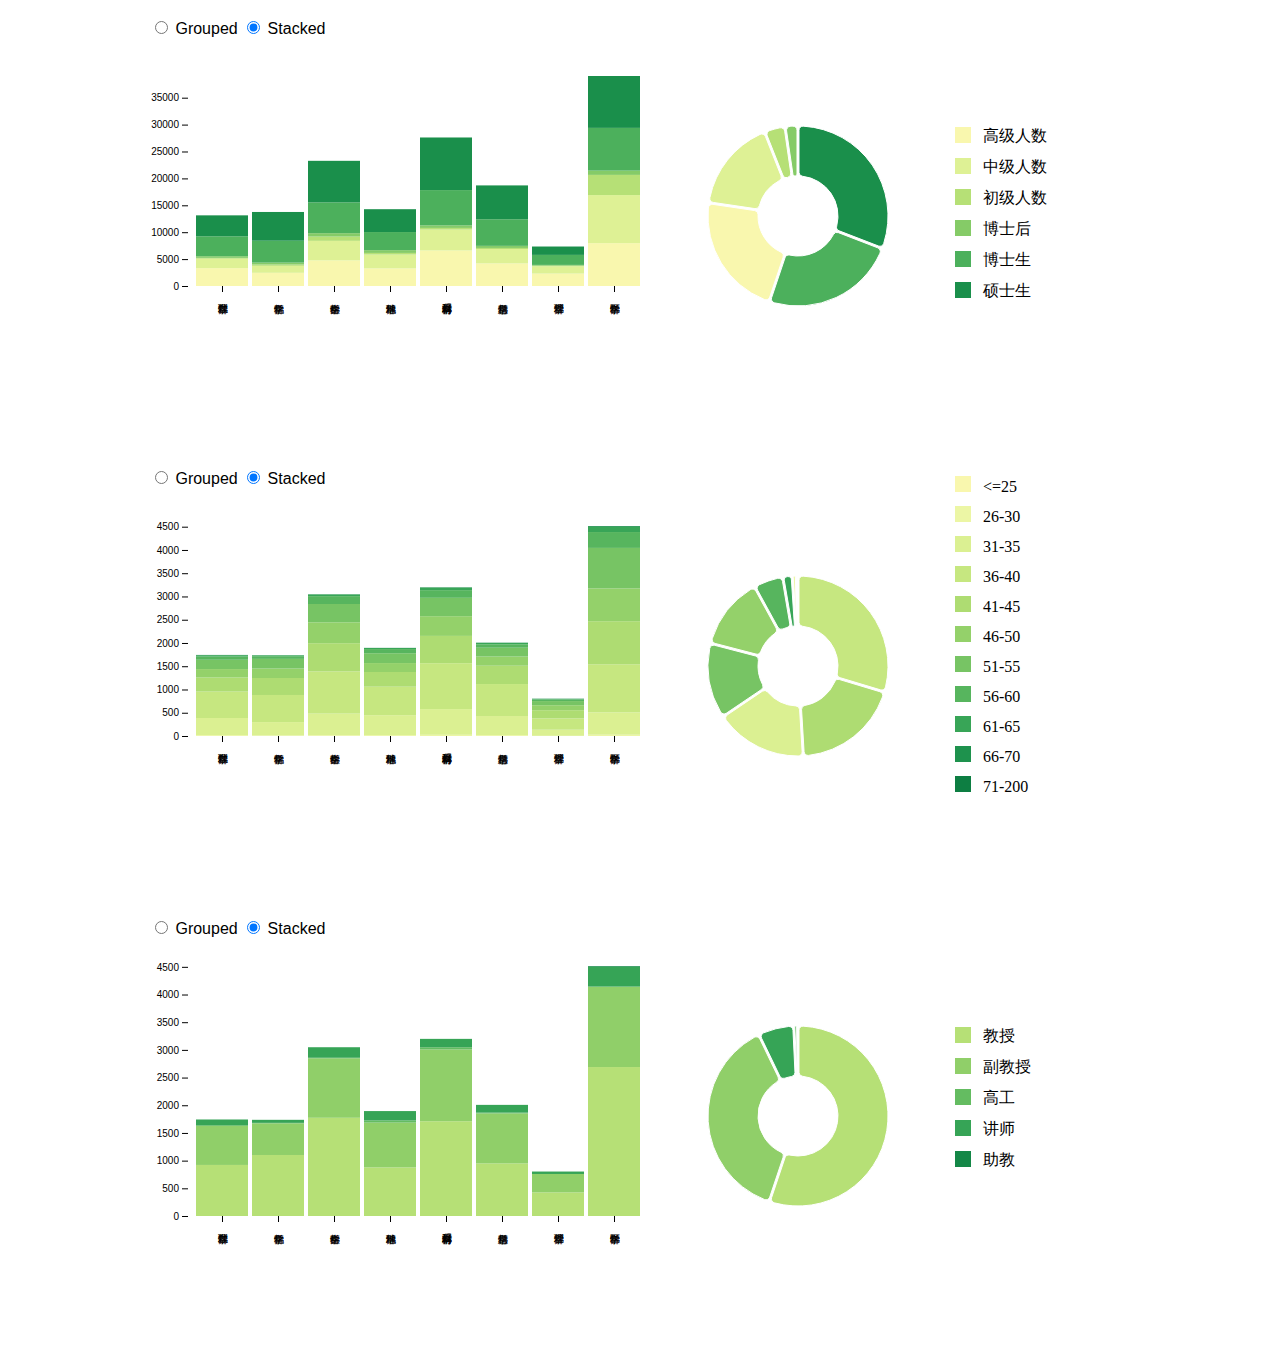
<file: index.html>
<html>
<head>

</head>
<body>
<div align="center">
<iframe src="table12.html"  width="1000" height="450" frameborder="0"></iframe>
<iframe src="table11.html"  width="1000" height="450" frameborder="0"></iframe>
<iframe src="table10.html"  width="1000" height="450" frameborder="0"></iframe>
</div>
</body>
</html>
</file>
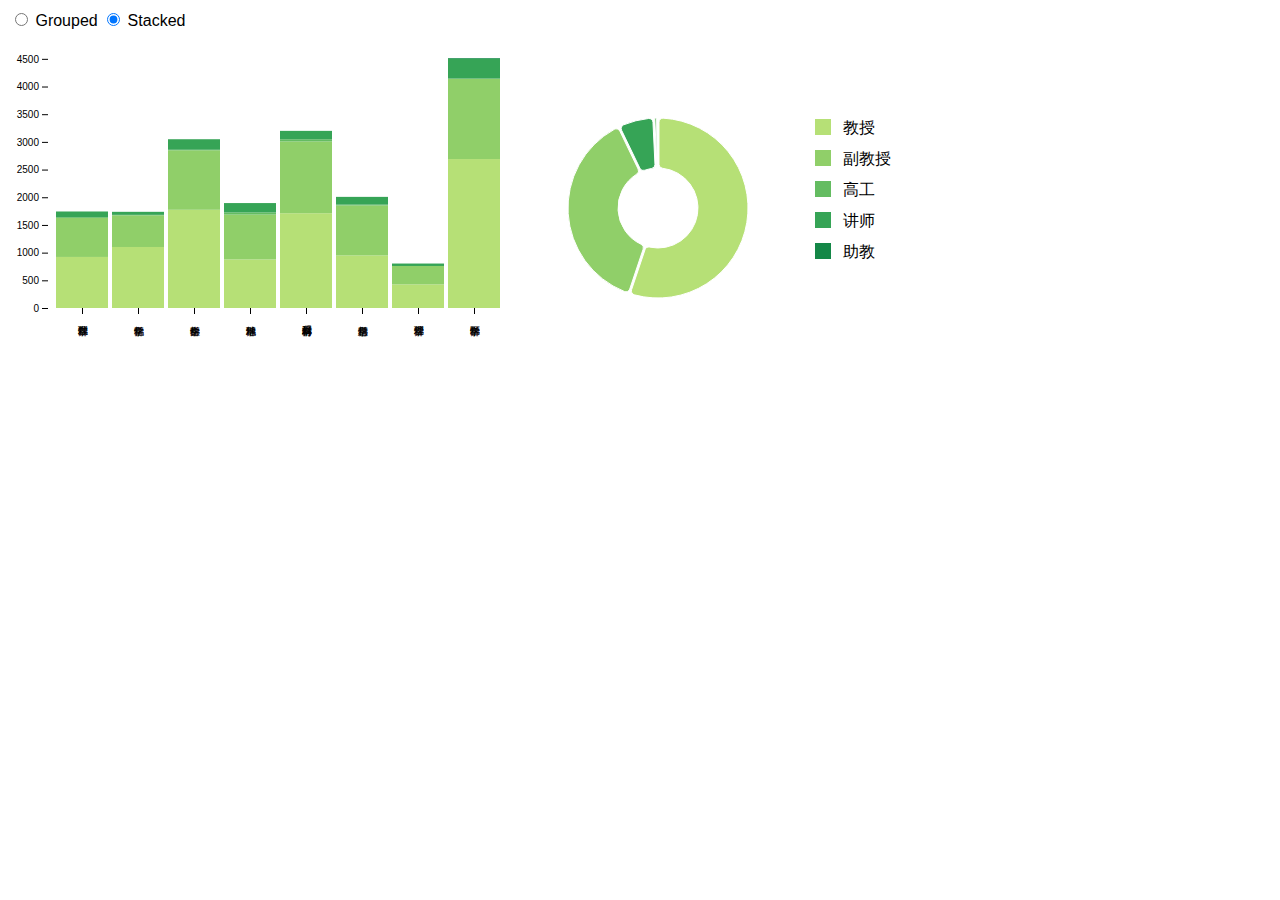
<file: table10.html>
<!DOCTYPE html>
<html>
<head>
    <title>Visualization Hello World</title>
    <link rel="stylesheet" type="text/css" href="table10.css">
</head>
<body>
  <form>
    <label><input type="radio" name="mode" value="grouped"> Grouped</label>
    <label><input type="radio" name="mode" value="stacked" checked> Stacked</label>
  </form>
  <div id='table10'></div>
  <script src="./scripts/d3/d3-v5.12.0/d3.min.js"></script>
  <script src="./scripts/table10.js" charset= "UTF-8"></script>
</body>
</html>
</file>
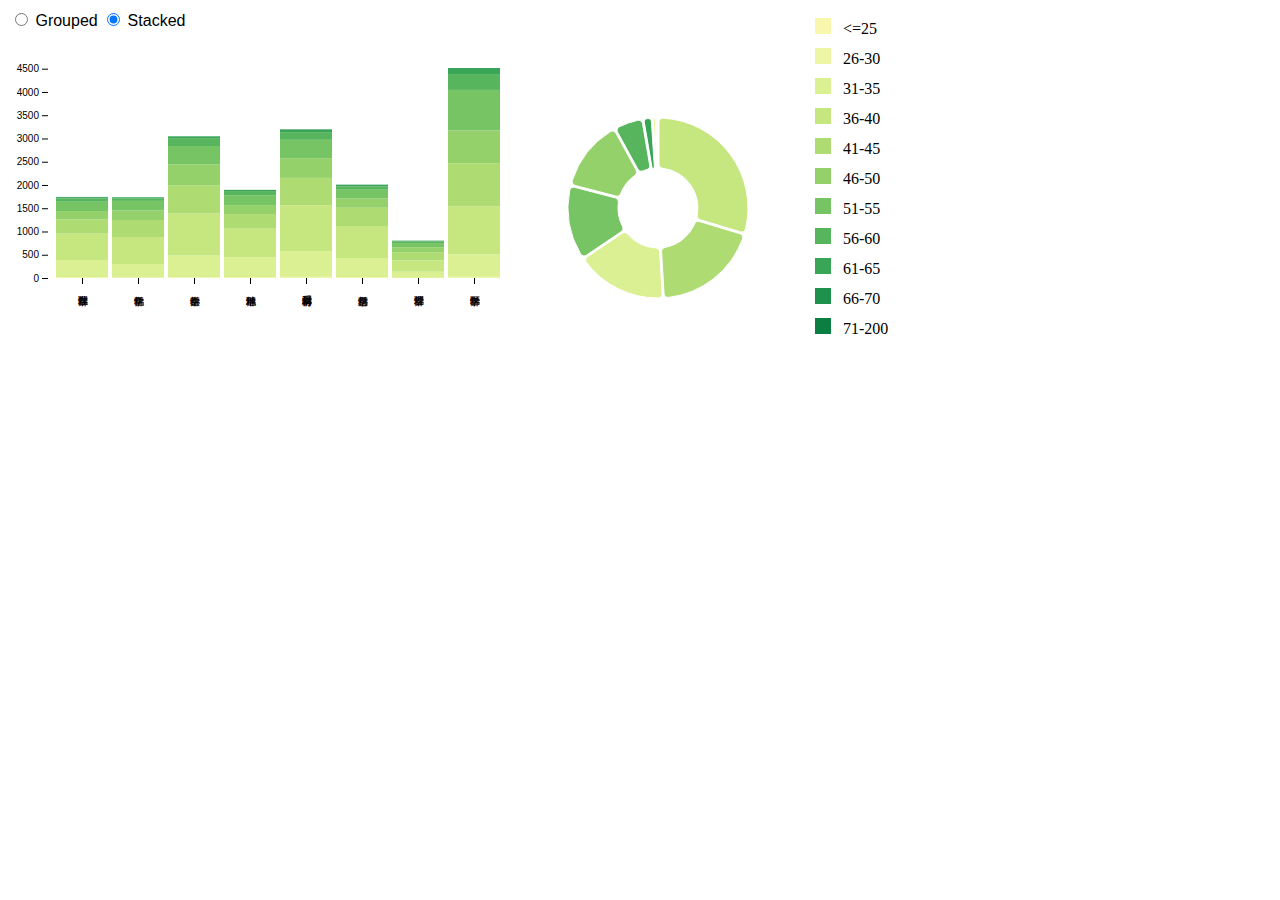
<file: table11.html>
<!DOCTYPE html>
<html>
<head>
    <title>Visualization Hello World</title>
    <link rel="stylesheet" type="text/css" href="table11.css">
</head>
<body>
  <form>
    <label><input type="radio" name="mode" value="grouped"> Grouped</label>
    <label><input type="radio" name="mode" value="stacked" checked> Stacked</label>
  </form>
  <div id='table11'></div>
  <script src="./scripts/d3/d3-v5.12.0/d3.min.js"></script>
  <script src="./scripts/table11.js" charset= "UTF-8"></script>
</body>
</html>
</file>
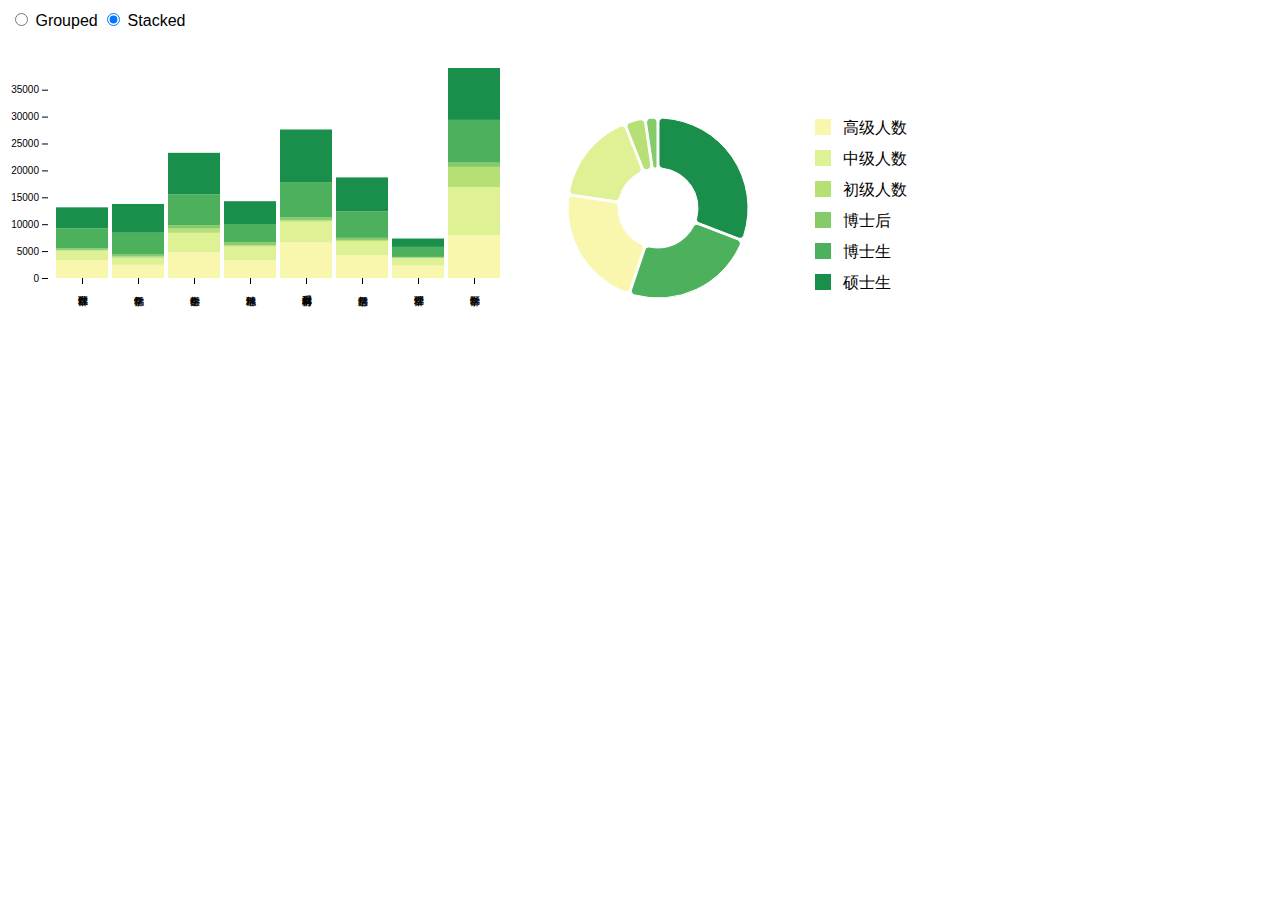
<file: table12.html>
<!DOCTYPE html>
<html>
<head>
    <title>Visualization Hello World</title>
    <link rel="stylesheet" type="text/css" href="table12.css">
</head>
<body>
  <form>
    <label><input type="radio" name="mode" value="grouped"> Grouped</label>
    <label><input type="radio" name="mode" value="stacked" checked> Stacked</label>
  </form>
  <div id='table12'></div>
  <script src="./scripts/d3/d3-v5.12.0/d3.min.js"></script>
  <script src="./scripts/table12.js" charset= "UTF-8"></script>
</body>
</html>
</file>
<file: table10.css>
.bar {
  fill: steelblue;
}

.bar:hover {
  fill: brown;
}

form {
  font-family: "Helvetica Neue", Helvetica, Arial, sans-serif;
  position: absolute;
  left: 10px;
  top: 10px;
}

label {
  display: block;
  display: inline;
}

.vertical-text {
                 -webkit-writing-mode: vertical-rl;
                 writing-mode: vertical-rl;
               }

 #table10{
     width:800px;
     height: 400px;
 }
 path {  stroke: #fff; }
 path:hover {  opacity:0.9; }
 rect:hover {  opacity:0.9; }

 .pie
 {
    position:relative;
    left:50px;
    top:-100px;
}


.legend tr{    border-bottom:1px solid grey; }
.legend tr:first-child{    border-top:1px solid grey; }
.legend{
    position:relative;
    left:800px;
    top:-300px;
}
.legend td{
    padding:4px 5px;
    vertical-align:bottom;
}
</file>
<file: table11.css>
.bar {
  fill: steelblue;
}

.bar:hover {
  fill: brown;
}

form {
  font-family: "Helvetica Neue", Helvetica, Arial, sans-serif;
  position: absolute;
  left: 10px;
  top: 10px;
}

label {
  display: block;
  display: inline;
}

.vertical-text {
                 -webkit-writing-mode: vertical-rl;
                 writing-mode: vertical-rl;
               }

 #table11{
     width:800px;
     height: 400px;
 }
 path {  stroke: #fff; }
 path:hover {  opacity:0.9; }
 rect:hover {  opacity:0.9; }

 .pie
 {
    position:relative;
    left:50px;
    top:-100px;
}

.legend tr{    border-bottom:1px solid grey; }
.legend tr:first-child{    border-top:1px solid grey; }
.legend{
    position:relative;
    left:800px;
    top:-400px;
}
.legend td{
    padding:4px 5px;
    vertical-align:bottom;
}
</file>
<file: table12.css>
.bar {
  fill: steelblue;
}

.bar:hover {
  fill: brown;
}

form {
  font-family: "Helvetica Neue", Helvetica, Arial, sans-serif;
  position: absolute;
  left: 10px;
  top: 10px;
}

label {
  display: block;
  display: inline;
}

.vertical-text {
                 -webkit-writing-mode: vertical-rl;
                 writing-mode: vertical-rl;
               }

 #table12{
     width:800px;
     height: 400px;
 }
 path {  stroke: #fff; }
 path:hover {  opacity:0.9; }
 rect:hover {  opacity:0.9; }

 .pie
 {
    position:relative;
    left:50px;
    top:-100px;
}

.legend tr{    border-bottom:1px solid grey; }
.legend tr:first-child{    border-top:1px solid grey; }
.legend{
    position:relative;
    left:800px;
    top:-300px;
}
.legend td{
    padding:4px 5px;
    vertical-align:bottom;
}
</file>
